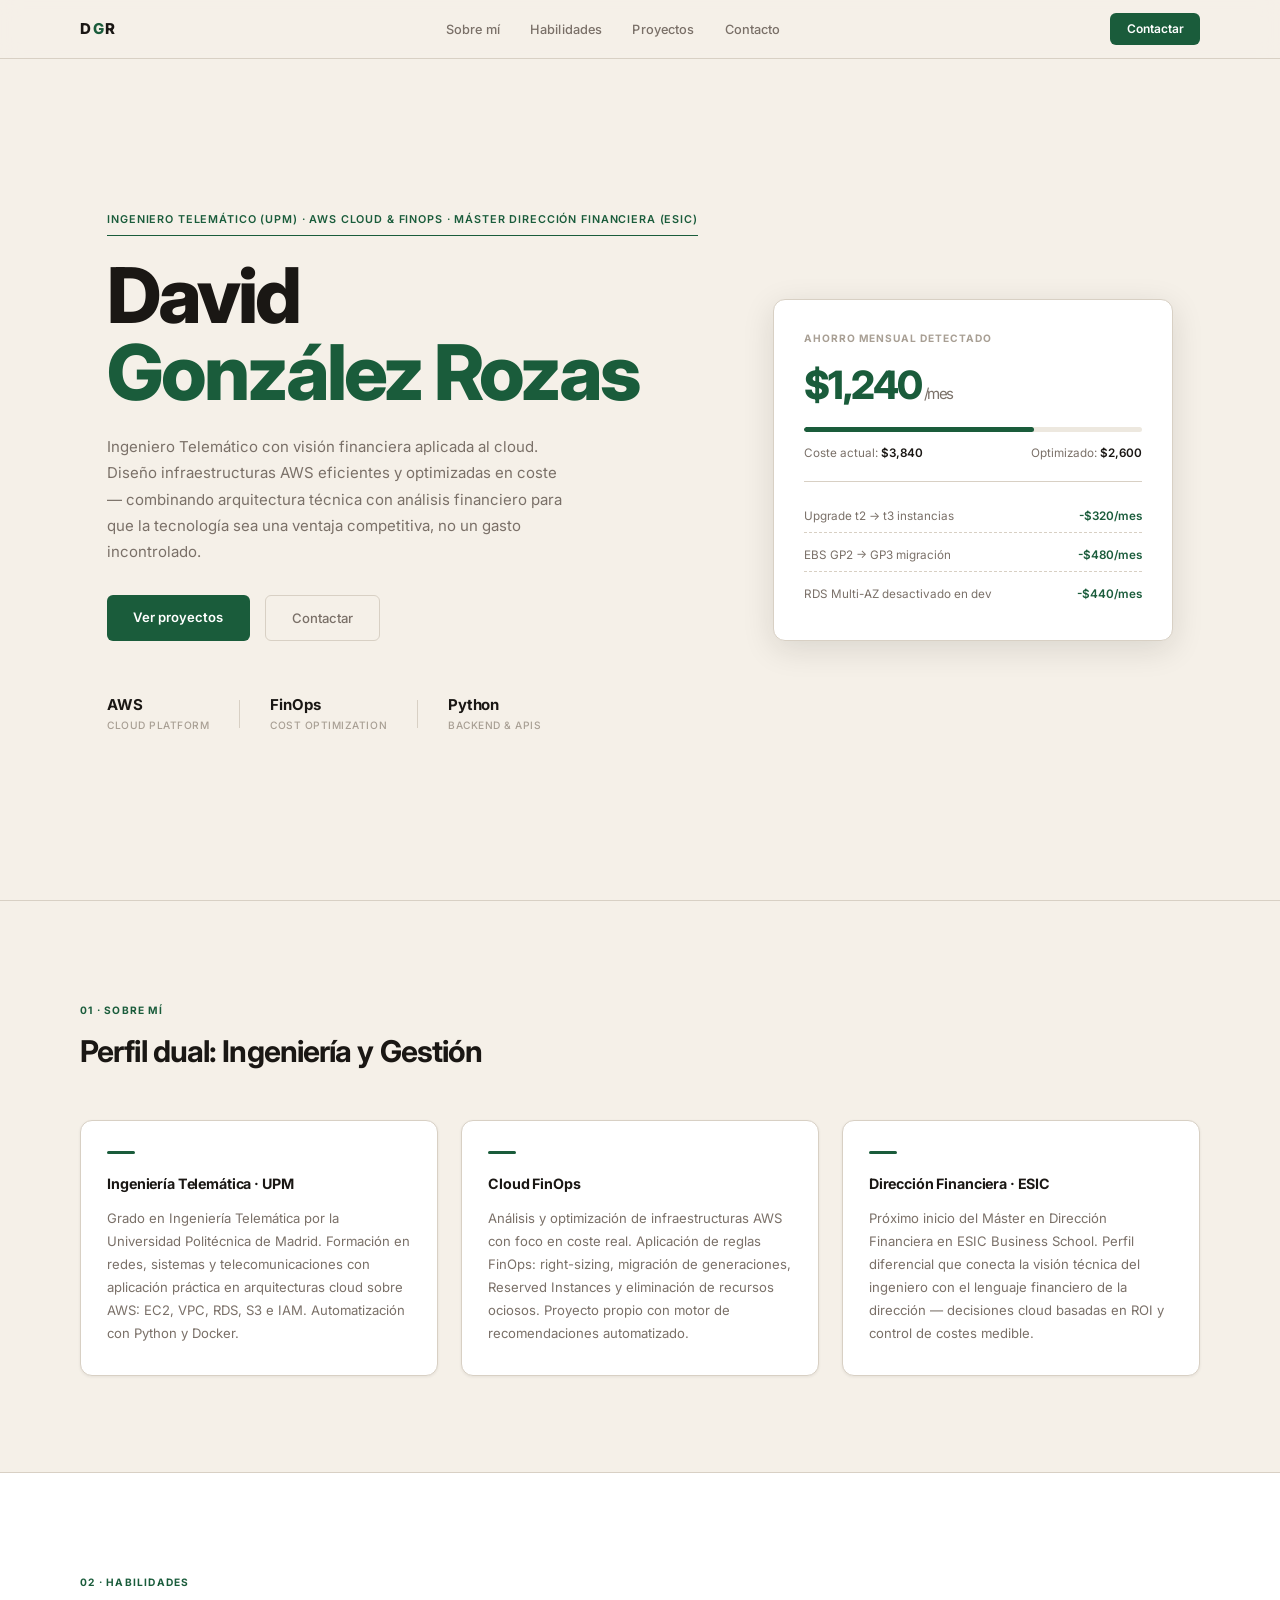
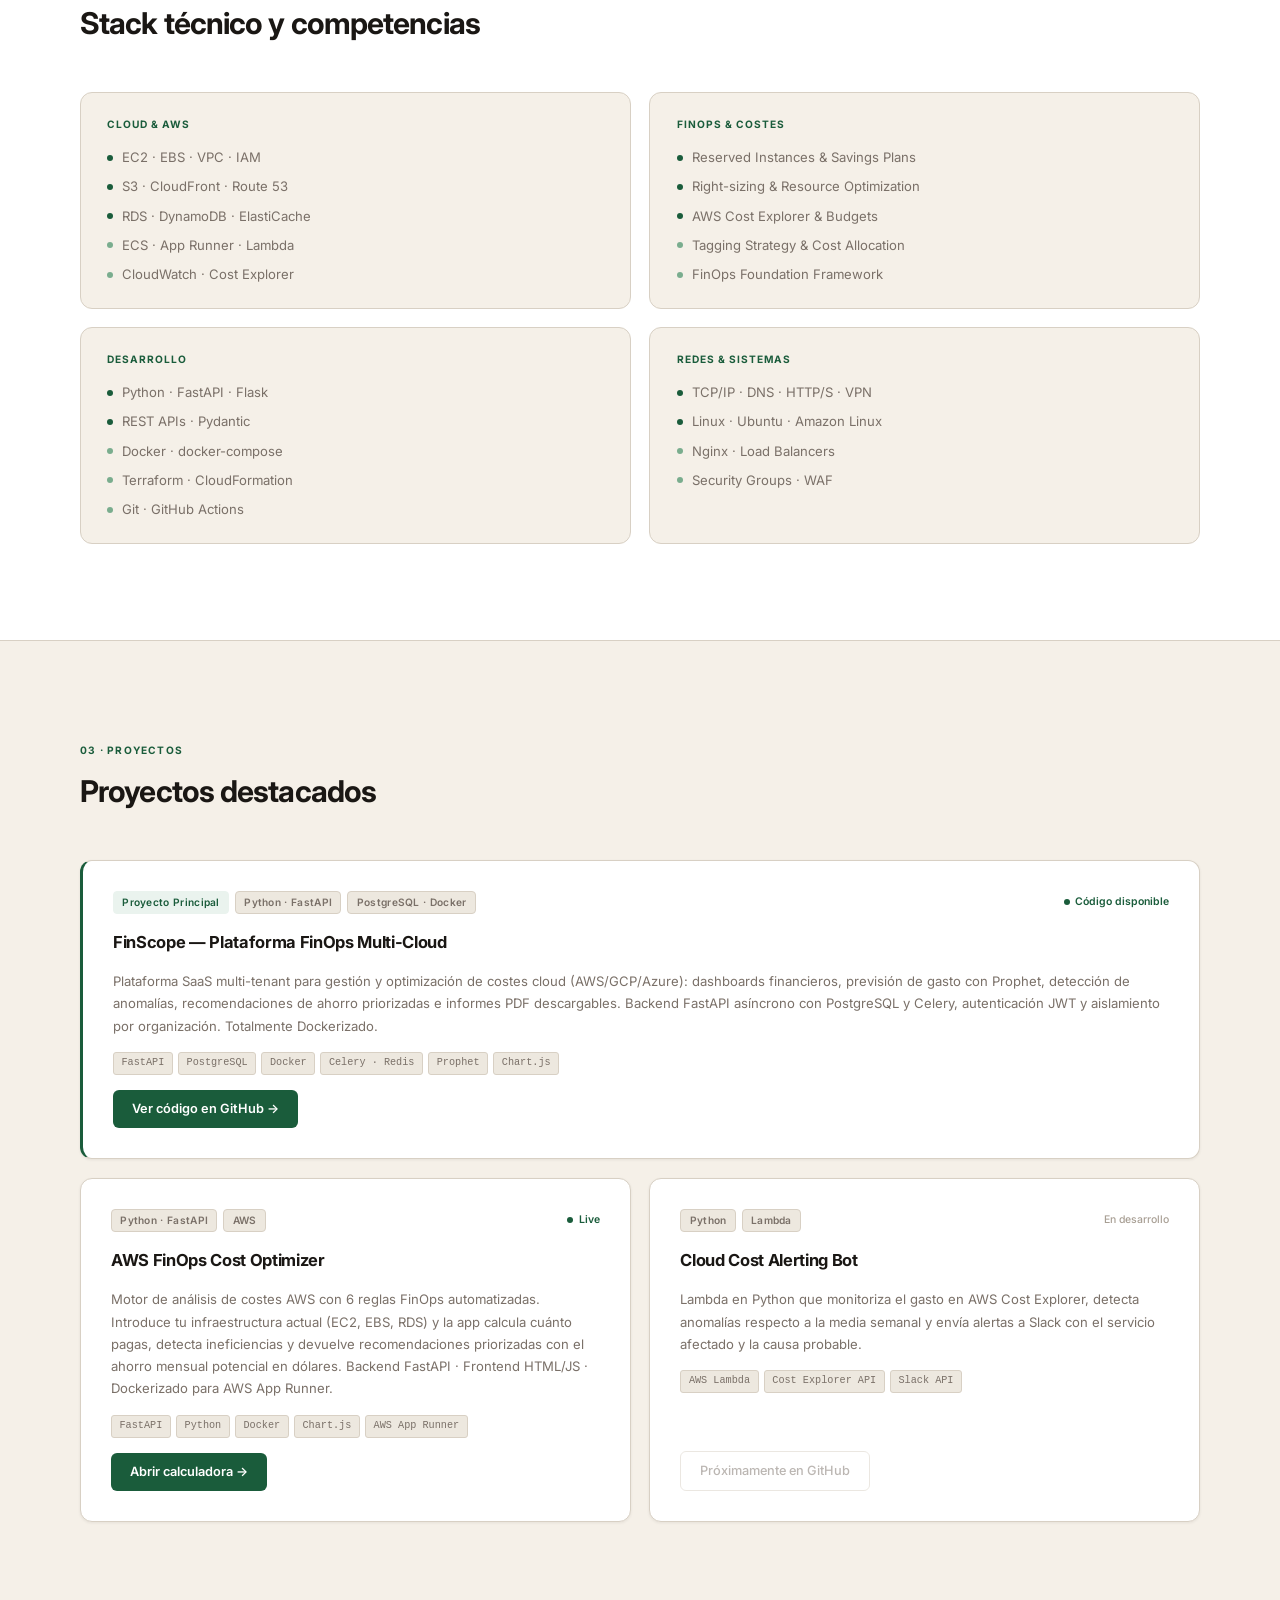
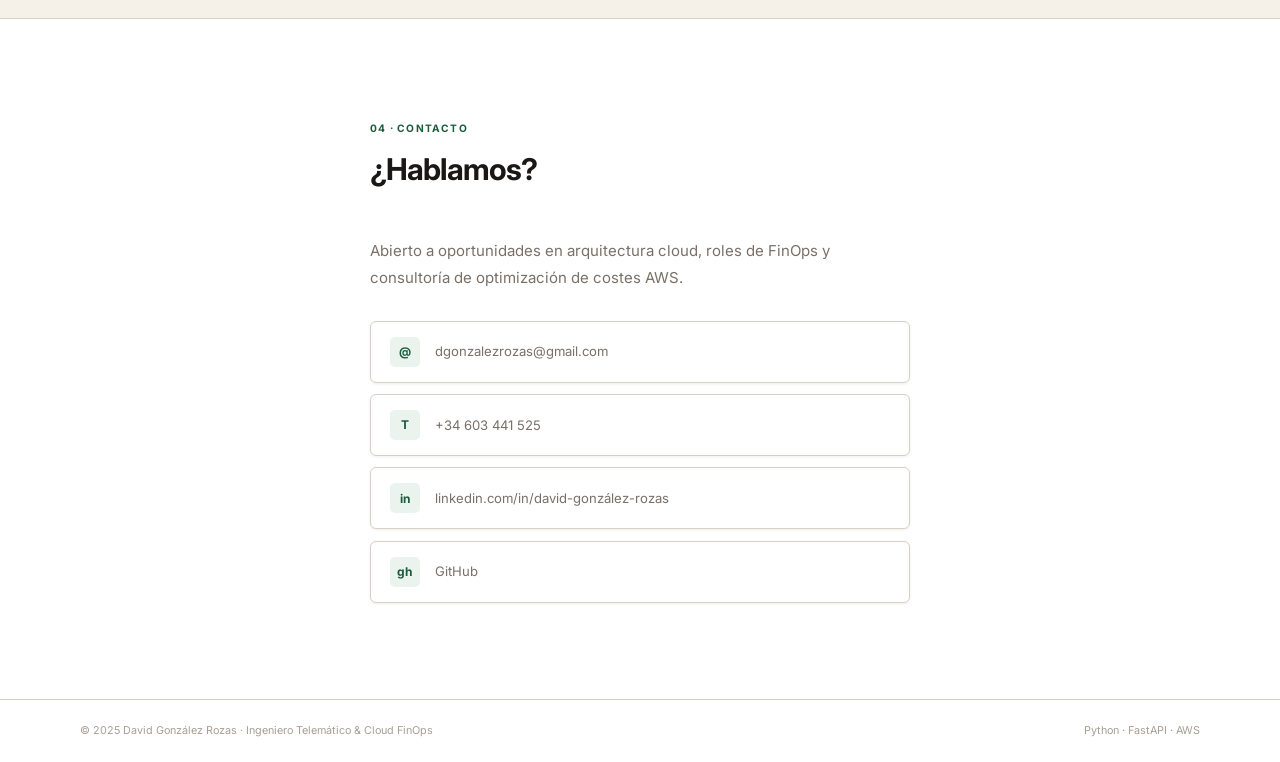
<file: index.html>
<!DOCTYPE html>
<html lang="es">
<head>
  <meta charset="UTF-8" />
  <meta name="viewport" content="width=device-width, initial-scale=1.0" />
  <title>David González Rozas — Ingeniero Telemático & Cloud FinOps</title>
  <meta name="description" content="Portfolio de David González Rozas, Ingeniero Telemático (UPM) especializado en AWS y Cloud FinOps. Próximo Máster en Dirección Financiera (ESIC)." />
  <link rel="preconnect" href="https://fonts.googleapis.com" />
  <link href="https://fonts.googleapis.com/css2?family=Inter:wght@400;500;600;700;800&display=swap" rel="stylesheet" />
  <link rel="stylesheet" href="assets/css/style.css" />
</head>
<body>

<nav class="navbar" id="navbar">
  <div class="container nav-inner">
    <a href="#" class="nav-brand">D<span class="brand-g">G</span>R</a>
    <ul class="nav-links">
      <li><a href="#about">Sobre mí</a></li>
      <li><a href="#skills">Habilidades</a></li>
      <li><a href="#projects">Proyectos</a></li>
      <li><a href="#contact">Contacto</a></li>
    </ul>
    <a href="mailto:dgonzalezrozas@gmail.com" class="btn-nav">Contactar</a>
  </div>
</nav>

<!-- HERO -->
<section class="hero" id="home">
  <div class="container hero-inner">
    <div class="hero-content">
      <div class="hero-tag">Ingeniero Telemático (UPM) · AWS Cloud & FinOps · Máster Dirección Financiera (ESIC)</div>
      <h1 class="hero-title">
        David<br />
        <span class="surname">González Rozas</span>
      </h1>
      <p class="hero-desc">
        Ingeniero Telemático con visión financiera aplicada al cloud. Diseño
        infraestructuras AWS eficientes y optimizadas en coste — combinando
        arquitectura técnica con análisis financiero para que la tecnología
        sea una ventaja competitiva, no un gasto incontrolado.
      </p>
      <div class="hero-cta">
        <a href="#projects" class="btn-primary">Ver proyectos</a>
        <a href="mailto:dgonzalezrozas@gmail.com" class="btn-ghost">Contactar</a>
      </div>
      <div class="hero-stats">
        <div class="stat">
          <span class="stat-val">AWS</span>
          <span class="stat-lab">Cloud Platform</span>
        </div>
        <div class="stat-div"></div>
        <div class="stat">
          <span class="stat-val">FinOps</span>
          <span class="stat-lab">Cost Optimization</span>
        </div>
        <div class="stat-div"></div>
        <div class="stat">
          <span class="stat-val">Python</span>
          <span class="stat-lab">Backend & APIs</span>
        </div>
      </div>
    </div>

    <div class="hero-visual" aria-hidden="true">
      <div class="visual-card">
        <div class="vc-label">Ahorro mensual detectado</div>
        <div class="vc-value">$1,240<span class="vc-unit"> /mes</span></div>
        <div class="vc-bar">
          <div class="vc-bar-fill" style="width:68%"></div>
        </div>
        <div class="vc-detail">
          <span>Coste actual: <strong>$3,840</strong></span>
          <span>Optimizado: <strong>$2,600</strong></span>
        </div>
        <div class="vc-recs">
          <div class="vc-rec">Upgrade t2 → t3 instancias<span>-$320/mes</span></div>
          <div class="vc-rec">EBS GP2 → GP3 migración<span>-$480/mes</span></div>
          <div class="vc-rec">RDS Multi-AZ desactivado en dev<span>-$440/mes</span></div>
        </div>
      </div>
    </div>
  </div>
</section>

<div class="section-divider"></div>

<!-- ABOUT -->
<section class="section" id="about">
  <div class="container">
    <div class="section-header">
      <span class="section-tag">01 · Sobre mí</span>
      <h2 class="section-title">Perfil dual: Ingeniería y Gestión</h2>
    </div>
    <div class="about-grid">
      <div class="about-block">
        <div class="ab-line"></div>
        <h3>Ingeniería Telemática · UPM</h3>
        <p>
          Grado en Ingeniería Telemática por la Universidad Politécnica de Madrid.
          Formación en redes, sistemas y telecomunicaciones con aplicación
          práctica en arquitecturas cloud sobre AWS: EC2, VPC, RDS, S3 e IAM.
          Automatización con Python y Docker.
        </p>
      </div>
      <div class="about-block">
        <div class="ab-line"></div>
        <h3>Cloud FinOps</h3>
        <p>
          Análisis y optimización de infraestructuras AWS con foco en coste real.
          Aplicación de reglas FinOps: right-sizing, migración de generaciones,
          Reserved Instances y eliminación de recursos ociosos.
          Proyecto propio con motor de recomendaciones automatizado.
        </p>
      </div>
      <div class="about-block">
        <div class="ab-line"></div>
        <h3>Dirección Financiera · ESIC</h3>
        <p>
          Próximo inicio del Máster en Dirección Financiera en ESIC Business School.
          Perfil diferencial que conecta la visión técnica del ingeniero con el
          lenguaje financiero de la dirección — decisiones cloud basadas
          en ROI y control de costes medible.
        </p>
      </div>
    </div>
  </div>
</section>

<div class="section-divider"></div>

<!-- SKILLS -->
<section class="section section-alt" id="skills">
  <div class="container">
    <div class="section-header">
      <span class="section-tag">02 · Habilidades</span>
      <h2 class="section-title">Stack técnico y competencias</h2>
    </div>
    <div class="skills-grid">
      <div class="skill-group">
        <h4 class="sg-title">Cloud & AWS</h4>
        <div class="skill-list">
          <div class="skill-item"><span class="skill-dot high"></span>EC2 · EBS · VPC · IAM</div>
          <div class="skill-item"><span class="skill-dot high"></span>S3 · CloudFront · Route 53</div>
          <div class="skill-item"><span class="skill-dot high"></span>RDS · DynamoDB · ElastiCache</div>
          <div class="skill-item"><span class="skill-dot med"></span>ECS · App Runner · Lambda</div>
          <div class="skill-item"><span class="skill-dot med"></span>CloudWatch · Cost Explorer</div>
        </div>
      </div>
      <div class="skill-group">
        <h4 class="sg-title">FinOps & Costes</h4>
        <div class="skill-list">
          <div class="skill-item"><span class="skill-dot high"></span>Reserved Instances & Savings Plans</div>
          <div class="skill-item"><span class="skill-dot high"></span>Right-sizing & Resource Optimization</div>
          <div class="skill-item"><span class="skill-dot high"></span>AWS Cost Explorer & Budgets</div>
          <div class="skill-item"><span class="skill-dot med"></span>Tagging Strategy & Cost Allocation</div>
          <div class="skill-item"><span class="skill-dot med"></span>FinOps Foundation Framework</div>
        </div>
      </div>
      <div class="skill-group">
        <h4 class="sg-title">Desarrollo</h4>
        <div class="skill-list">
          <div class="skill-item"><span class="skill-dot high"></span>Python · FastAPI · Flask</div>
          <div class="skill-item"><span class="skill-dot high"></span>REST APIs · Pydantic</div>
          <div class="skill-item"><span class="skill-dot med"></span>Docker · docker-compose</div>
          <div class="skill-item"><span class="skill-dot med"></span>Terraform · CloudFormation</div>
          <div class="skill-item"><span class="skill-dot med"></span>Git · GitHub Actions</div>
        </div>
      </div>
      <div class="skill-group">
        <h4 class="sg-title">Redes & Sistemas</h4>
        <div class="skill-list">
          <div class="skill-item"><span class="skill-dot high"></span>TCP/IP · DNS · HTTP/S · VPN</div>
          <div class="skill-item"><span class="skill-dot high"></span>Linux · Ubuntu · Amazon Linux</div>
          <div class="skill-item"><span class="skill-dot med"></span>Nginx · Load Balancers</div>
          <div class="skill-item"><span class="skill-dot med"></span>Security Groups · WAF</div>
        </div>
      </div>
    </div>
  </div>
</section>

<div class="section-divider"></div>

<!-- PROJECTS -->
<section class="section" id="projects">
  <div class="container">
    <div class="section-header">
      <span class="section-tag">03 · Proyectos</span>
      <h2 class="section-title">Proyectos destacados</h2>
    </div>
    <div class="projects-grid">

      <div class="project-card project-featured">
        <div class="project-header">
          <div class="project-badges">
            <span class="pbadge pbadge-featured">Proyecto Principal</span>
            <span class="pbadge">Python · FastAPI</span>
            <span class="pbadge">PostgreSQL · Docker</span>
          </div>
          <div class="project-status">
            <span class="status-dot"></span> Código disponible
          </div>
        </div>
        <h3 class="project-title">FinScope — Plataforma FinOps Multi-Cloud</h3>
        <p class="project-desc">
          Plataforma SaaS multi-tenant para gestión y optimización de costes
          cloud (AWS/GCP/Azure): dashboards financieros, previsión de gasto
          con Prophet, detección de anomalías, recomendaciones de ahorro
          priorizadas e informes PDF descargables. Backend FastAPI asíncrono
          con PostgreSQL y Celery, autenticación JWT y aislamiento por
          organización. Totalmente Dockerizado.
        </p>
        <div class="project-tech">
          <span>FastAPI</span><span>PostgreSQL</span><span>Docker</span>
          <span>Celery · Redis</span><span>Prophet</span><span>Chart.js</span>
        </div>
        <div class="project-actions">
          <a href="https://github.com/dgrozas/FinScope" class="btn-project-primary" target="_blank" rel="noopener">Ver código en GitHub →</a>
        </div>
      </div>

      <div class="project-card">
        <div class="project-header">
          <div class="project-badges">
            <span class="pbadge">Python · FastAPI</span>
            <span class="pbadge">AWS</span>
          </div>
          <div class="project-status">
            <span class="status-dot"></span> Live
          </div>
        </div>
        <h3 class="project-title">AWS FinOps Cost Optimizer</h3>
        <p class="project-desc">
          Motor de análisis de costes AWS con 6 reglas FinOps automatizadas.
          Introduce tu infraestructura actual (EC2, EBS, RDS) y la app calcula
          cuánto pagas, detecta ineficiencias y devuelve recomendaciones
          priorizadas con el ahorro mensual potencial en dólares.
          Backend FastAPI · Frontend HTML/JS · Dockerizado para AWS App Runner.
        </p>
        <div class="project-tech">
          <span>FastAPI</span><span>Python</span><span>Docker</span>
          <span>Chart.js</span><span>AWS App Runner</span>
        </div>
        <div class="project-actions">
          <a href="calculator.html" class="btn-project-primary">Abrir calculadora →</a>
        </div>
      </div>

      <div class="project-card">
        <div class="project-header">
          <div class="project-badges">
            <span class="pbadge">Python</span>
            <span class="pbadge">Lambda</span>
          </div>
          <div style="font-size:.7rem;color:var(--text-light);font-weight:500;">En desarrollo</div>
        </div>
        <h3 class="project-title">Cloud Cost Alerting Bot</h3>
        <p class="project-desc">
          Lambda en Python que monitoriza el gasto en AWS Cost Explorer,
          detecta anomalías respecto a la media semanal y envía alertas
          a Slack con el servicio afectado y la causa probable.
        </p>
        <div class="project-tech">
          <span>AWS Lambda</span><span>Cost Explorer API</span><span>Slack API</span>
        </div>
        <div class="project-actions">
          <span class="btn-project-ghost" style="opacity:.5;cursor:default;">Próximamente en GitHub</span>
        </div>
      </div>

    </div>
  </div>
</section>

<div class="section-divider"></div>

<!-- CONTACT -->
<section class="section section-alt" id="contact">
  <div class="container contact-inner">
    <div class="section-header">
      <span class="section-tag">04 · Contacto</span>
      <h2 class="section-title">¿Hablamos?</h2>
    </div>
    <p class="contact-desc">
      Abierto a oportunidades en arquitectura cloud, roles de FinOps
      y consultoría de optimización de costes AWS.
    </p>
    <div class="contact-links">
      <a href="mailto:dgonzalezrozas@gmail.com" class="contact-link">
        <span class="cl-icon">@</span>
        dgonzalezrozas@gmail.com
      </a>
      <a href="tel:+34603441525" class="contact-link">
        <span class="cl-icon">T</span>
        +34 603 441 525
      </a>
      <a href="https://www.linkedin.com/in/david-gonz%C3%A1lez-rozas-b55082380" class="contact-link" target="_blank">
        <span class="cl-icon">in</span>
        linkedin.com/in/david-gonzález-rozas
      </a>
      <a href="https://github.com/dgrozas" class="contact-link" target="_blank">
        <span class="cl-icon">gh</span>
        GitHub
      </a>
    </div>
  </div>
</section>

<footer class="footer">
  <div class="container footer-inner">
    <span>© 2025 David González Rozas · Ingeniero Telemático & Cloud FinOps</span>
    <span>Python · FastAPI · AWS</span>
  </div>
</footer>

<script src="assets/js/main.js"></script>
</body>
</html>
</file>
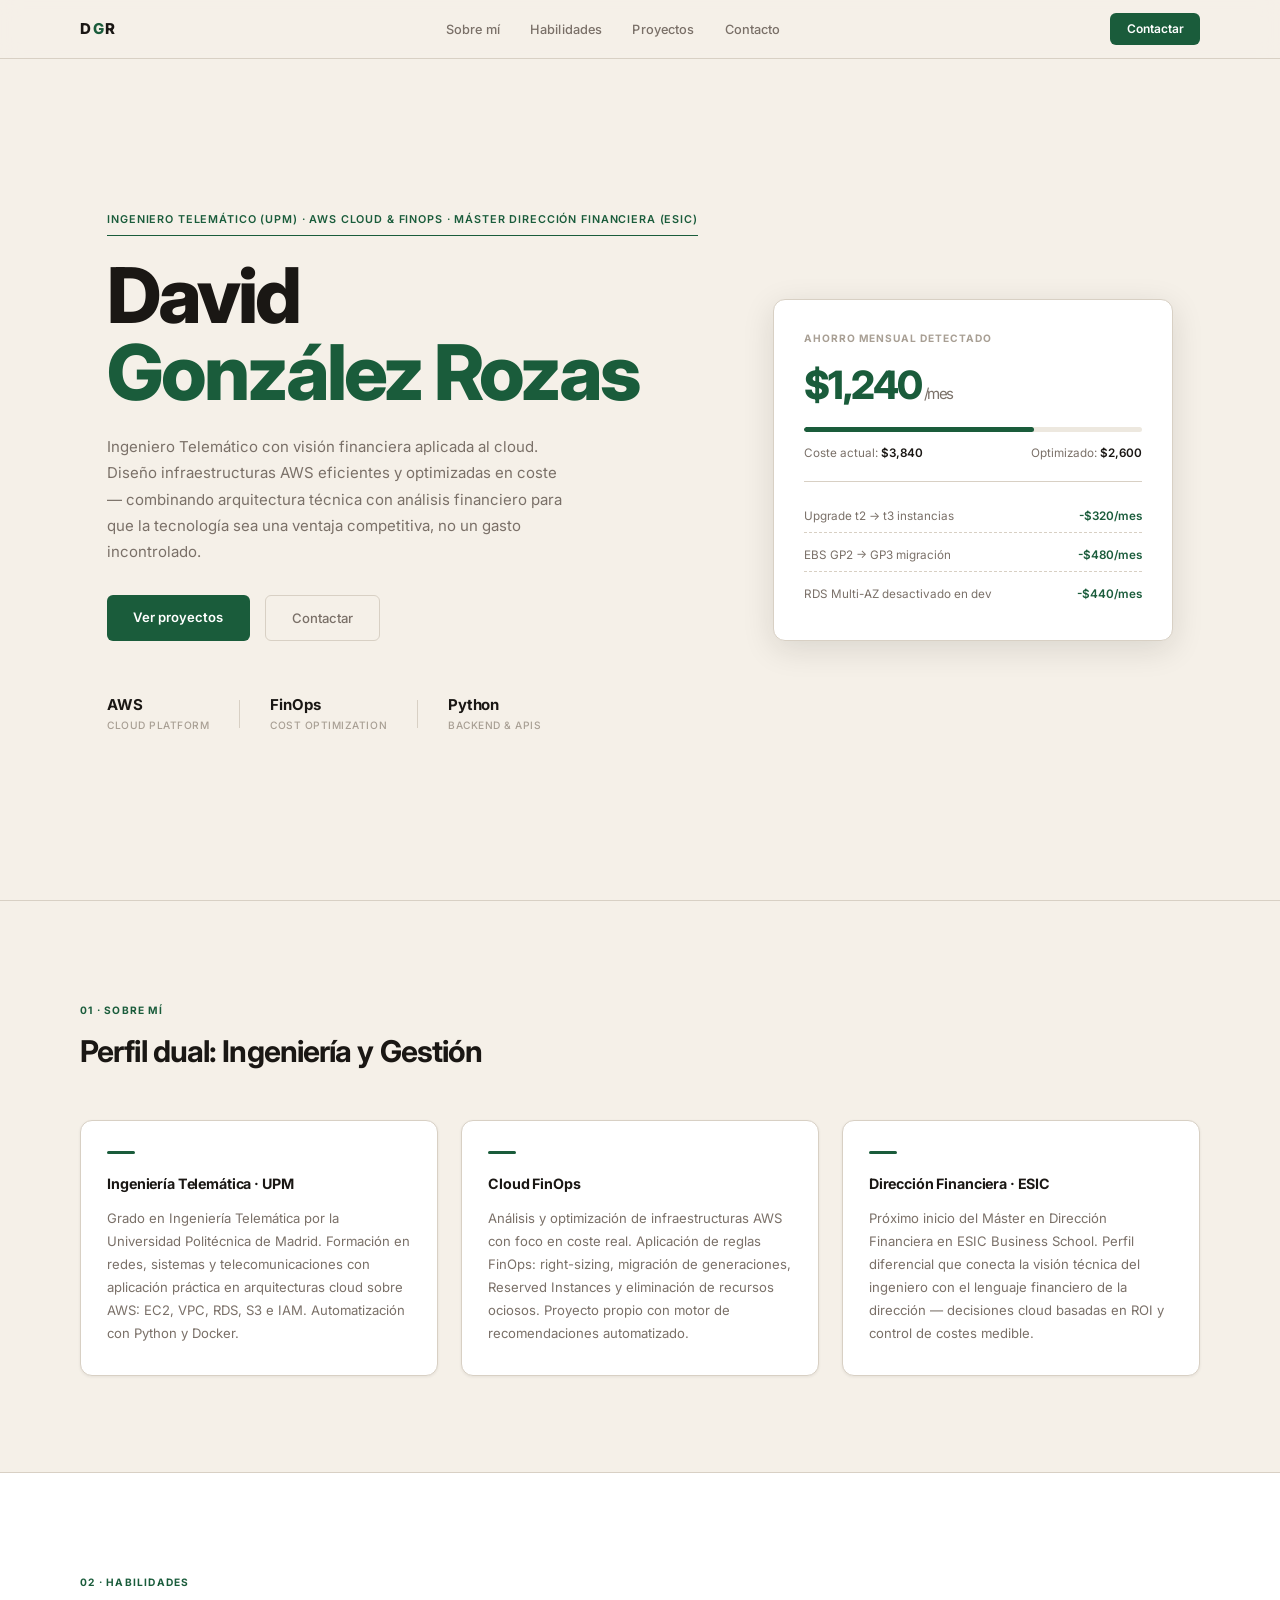
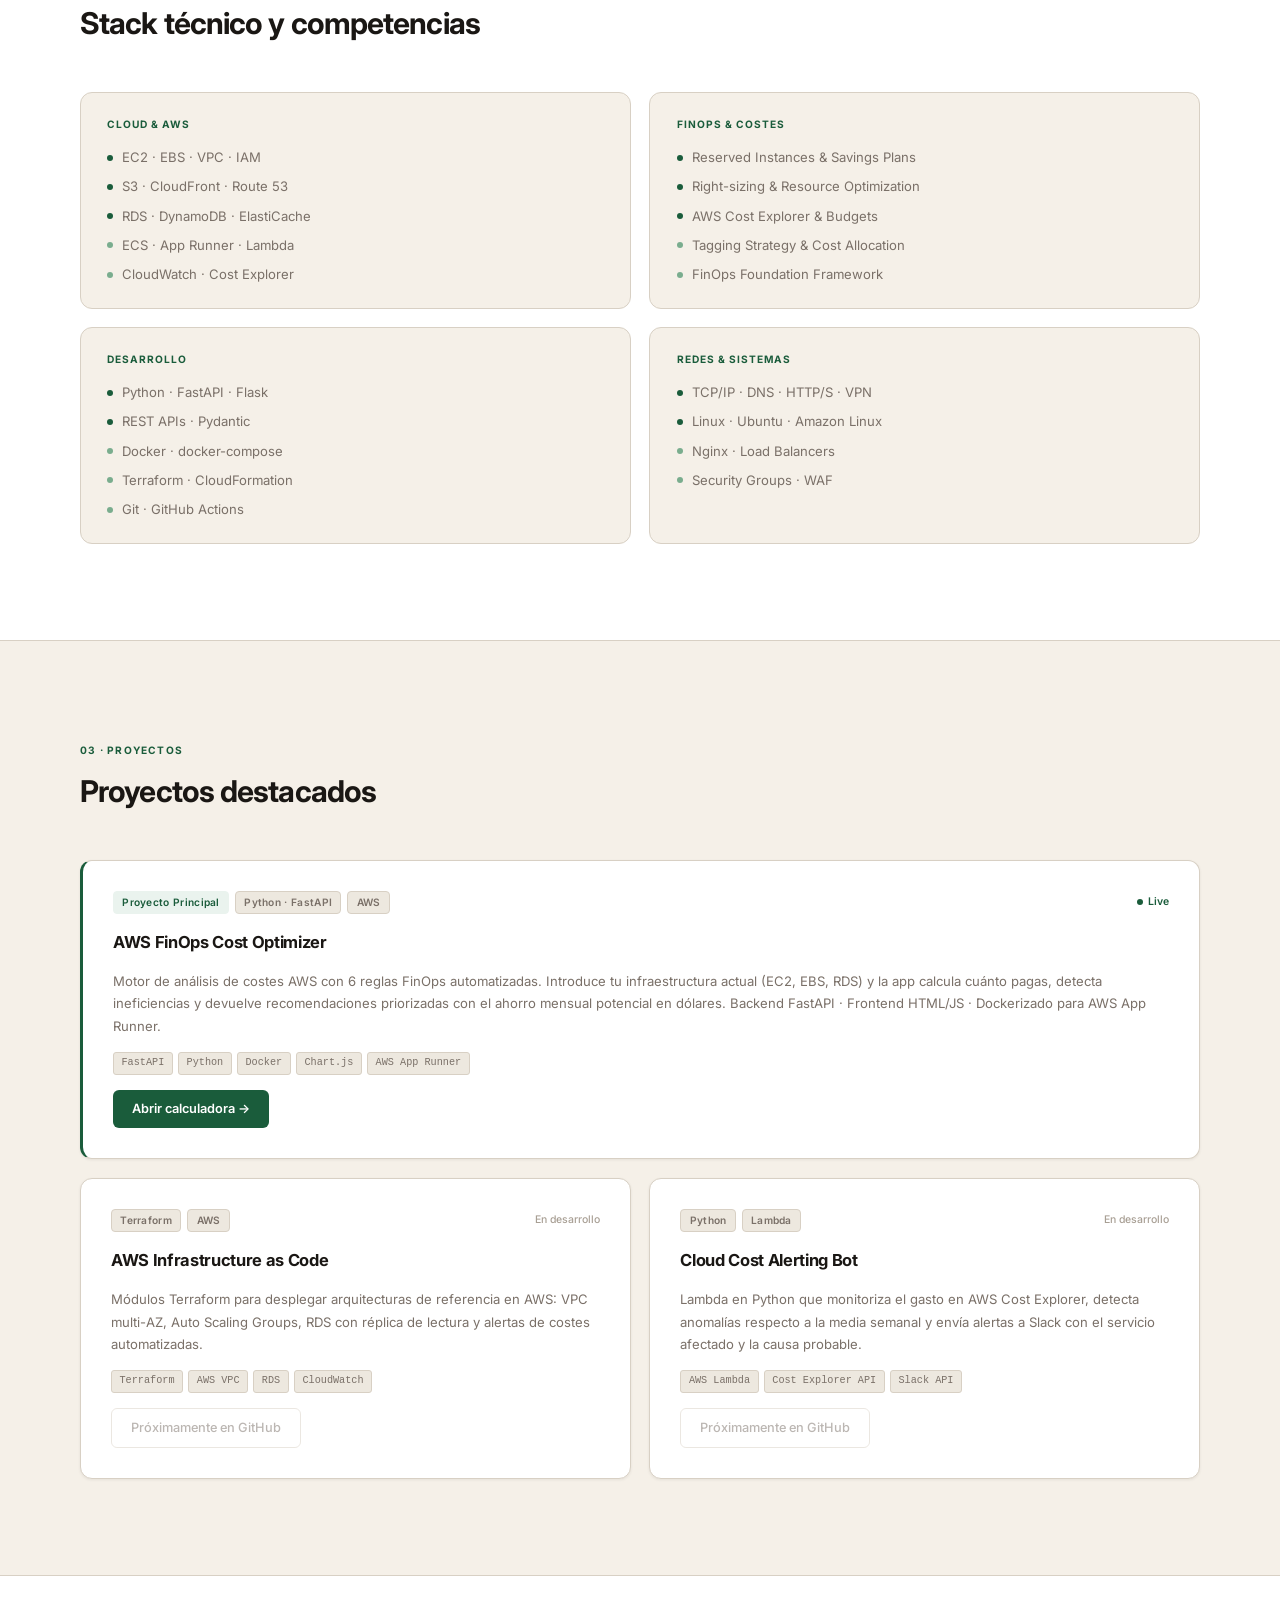
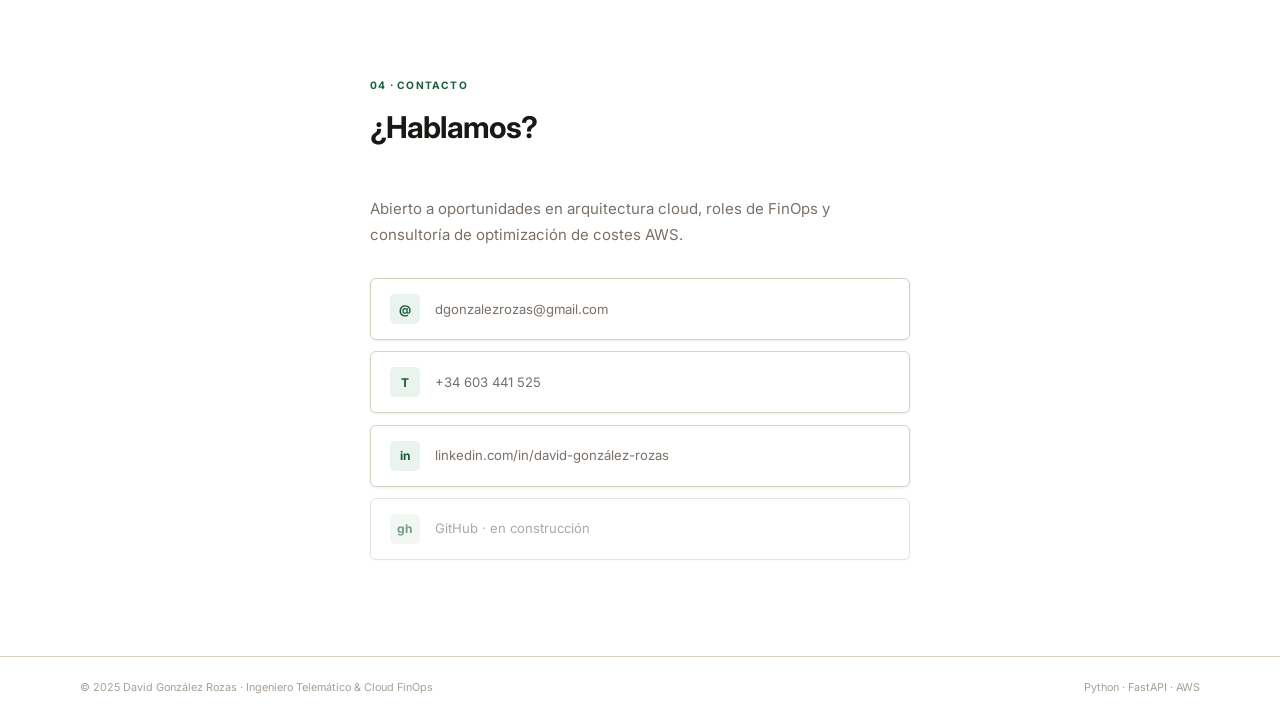
<file: INDEX~1.HTM>
<!DOCTYPE html>
<html lang="es">
<head>
  <meta charset="UTF-8" />
  <meta name="viewport" content="width=device-width, initial-scale=1.0" />
  <title>David González Rozas — Ingeniero Telemático & Cloud FinOps</title>
  <meta name="description" content="Portfolio de David González Rozas, Ingeniero Telemático (UPM) especializado en AWS y Cloud FinOps. Próximo Máster en Dirección Financiera (ESIC)." />
  <link rel="preconnect" href="https://fonts.googleapis.com" />
  <link href="https://fonts.googleapis.com/css2?family=Inter:wght@400;500;600;700;800&display=swap" rel="stylesheet" />
  <link rel="stylesheet" href="assets/css/style.css" />
</head>
<body>

<nav class="navbar" id="navbar">
  <div class="container nav-inner">
    <a href="#" class="nav-brand">D<span class="brand-g">G</span>R</a>
    <ul class="nav-links">
      <li><a href="#about">Sobre mí</a></li>
      <li><a href="#skills">Habilidades</a></li>
      <li><a href="#projects">Proyectos</a></li>
      <li><a href="#contact">Contacto</a></li>
    </ul>
    <a href="mailto:dgonzalezrozas@gmail.com" class="btn-nav">Contactar</a>
  </div>
</nav>

<!-- HERO -->
<section class="hero" id="home">
  <div class="container hero-inner">
    <div class="hero-content">
      <div class="hero-tag">Ingeniero Telemático (UPM) · AWS Cloud & FinOps · Máster Dirección Financiera (ESIC)</div>
      <h1 class="hero-title">
        David<br />
        <span class="surname">González Rozas</span>
      </h1>
      <p class="hero-desc">
        Ingeniero Telemático con visión financiera aplicada al cloud. Diseño
        infraestructuras AWS eficientes y optimizadas en coste — combinando
        arquitectura técnica con análisis financiero para que la tecnología
        sea una ventaja competitiva, no un gasto incontrolado.
      </p>
      <div class="hero-cta">
        <a href="#projects" class="btn-primary">Ver proyectos</a>
        <a href="mailto:dgonzalezrozas@gmail.com" class="btn-ghost">Contactar</a>
      </div>
      <div class="hero-stats">
        <div class="stat">
          <span class="stat-val">AWS</span>
          <span class="stat-lab">Cloud Platform</span>
        </div>
        <div class="stat-div"></div>
        <div class="stat">
          <span class="stat-val">FinOps</span>
          <span class="stat-lab">Cost Optimization</span>
        </div>
        <div class="stat-div"></div>
        <div class="stat">
          <span class="stat-val">Python</span>
          <span class="stat-lab">Backend & APIs</span>
        </div>
      </div>
    </div>

    <div class="hero-visual" aria-hidden="true">
      <div class="visual-card">
        <div class="vc-label">Ahorro mensual detectado</div>
        <div class="vc-value">$1,240<span class="vc-unit"> /mes</span></div>
        <div class="vc-bar">
          <div class="vc-bar-fill" style="width:68%"></div>
        </div>
        <div class="vc-detail">
          <span>Coste actual: <strong>$3,840</strong></span>
          <span>Optimizado: <strong>$2,600</strong></span>
        </div>
        <div class="vc-recs">
          <div class="vc-rec">Upgrade t2 → t3 instancias<span>-$320/mes</span></div>
          <div class="vc-rec">EBS GP2 → GP3 migración<span>-$480/mes</span></div>
          <div class="vc-rec">RDS Multi-AZ desactivado en dev<span>-$440/mes</span></div>
        </div>
      </div>
    </div>
  </div>
</section>

<div class="section-divider"></div>

<!-- ABOUT -->
<section class="section" id="about">
  <div class="container">
    <div class="section-header">
      <span class="section-tag">01 · Sobre mí</span>
      <h2 class="section-title">Perfil dual: Ingeniería y Gestión</h2>
    </div>
    <div class="about-grid">
      <div class="about-block">
        <div class="ab-line"></div>
        <h3>Ingeniería Telemática · UPM</h3>
        <p>
          Grado en Ingeniería Telemática por la Universidad Politécnica de Madrid.
          Formación en redes, sistemas y telecomunicaciones con aplicación
          práctica en arquitecturas cloud sobre AWS: EC2, VPC, RDS, S3 e IAM.
          Automatización con Python y Docker.
        </p>
      </div>
      <div class="about-block">
        <div class="ab-line"></div>
        <h3>Cloud FinOps</h3>
        <p>
          Análisis y optimización de infraestructuras AWS con foco en coste real.
          Aplicación de reglas FinOps: right-sizing, migración de generaciones,
          Reserved Instances y eliminación de recursos ociosos.
          Proyecto propio con motor de recomendaciones automatizado.
        </p>
      </div>
      <div class="about-block">
        <div class="ab-line"></div>
        <h3>Dirección Financiera · ESIC</h3>
        <p>
          Próximo inicio del Máster en Dirección Financiera en ESIC Business School.
          Perfil diferencial que conecta la visión técnica del ingeniero con el
          lenguaje financiero de la dirección — decisiones cloud basadas
          en ROI y control de costes medible.
        </p>
      </div>
    </div>
  </div>
</section>

<div class="section-divider"></div>

<!-- SKILLS -->
<section class="section section-alt" id="skills">
  <div class="container">
    <div class="section-header">
      <span class="section-tag">02 · Habilidades</span>
      <h2 class="section-title">Stack técnico y competencias</h2>
    </div>
    <div class="skills-grid">
      <div class="skill-group">
        <h4 class="sg-title">Cloud & AWS</h4>
        <div class="skill-list">
          <div class="skill-item"><span class="skill-dot high"></span>EC2 · EBS · VPC · IAM</div>
          <div class="skill-item"><span class="skill-dot high"></span>S3 · CloudFront · Route 53</div>
          <div class="skill-item"><span class="skill-dot high"></span>RDS · DynamoDB · ElastiCache</div>
          <div class="skill-item"><span class="skill-dot med"></span>ECS · App Runner · Lambda</div>
          <div class="skill-item"><span class="skill-dot med"></span>CloudWatch · Cost Explorer</div>
        </div>
      </div>
      <div class="skill-group">
        <h4 class="sg-title">FinOps & Costes</h4>
        <div class="skill-list">
          <div class="skill-item"><span class="skill-dot high"></span>Reserved Instances & Savings Plans</div>
          <div class="skill-item"><span class="skill-dot high"></span>Right-sizing & Resource Optimization</div>
          <div class="skill-item"><span class="skill-dot high"></span>AWS Cost Explorer & Budgets</div>
          <div class="skill-item"><span class="skill-dot med"></span>Tagging Strategy & Cost Allocation</div>
          <div class="skill-item"><span class="skill-dot med"></span>FinOps Foundation Framework</div>
        </div>
      </div>
      <div class="skill-group">
        <h4 class="sg-title">Desarrollo</h4>
        <div class="skill-list">
          <div class="skill-item"><span class="skill-dot high"></span>Python · FastAPI · Flask</div>
          <div class="skill-item"><span class="skill-dot high"></span>REST APIs · Pydantic</div>
          <div class="skill-item"><span class="skill-dot med"></span>Docker · docker-compose</div>
          <div class="skill-item"><span class="skill-dot med"></span>Terraform · CloudFormation</div>
          <div class="skill-item"><span class="skill-dot med"></span>Git · GitHub Actions</div>
        </div>
      </div>
      <div class="skill-group">
        <h4 class="sg-title">Redes & Sistemas</h4>
        <div class="skill-list">
          <div class="skill-item"><span class="skill-dot high"></span>TCP/IP · DNS · HTTP/S · VPN</div>
          <div class="skill-item"><span class="skill-dot high"></span>Linux · Ubuntu · Amazon Linux</div>
          <div class="skill-item"><span class="skill-dot med"></span>Nginx · Load Balancers</div>
          <div class="skill-item"><span class="skill-dot med"></span>Security Groups · WAF</div>
        </div>
      </div>
    </div>
  </div>
</section>

<div class="section-divider"></div>

<!-- PROJECTS -->
<section class="section" id="projects">
  <div class="container">
    <div class="section-header">
      <span class="section-tag">03 · Proyectos</span>
      <h2 class="section-title">Proyectos destacados</h2>
    </div>
    <div class="projects-grid">

      <div class="project-card project-featured">
        <div class="project-header">
          <div class="project-badges">
            <span class="pbadge pbadge-featured">Proyecto Principal</span>
            <span class="pbadge">Python · FastAPI</span>
            <span class="pbadge">AWS</span>
          </div>
          <div class="project-status">
            <span class="status-dot"></span> Live
          </div>
        </div>
        <h3 class="project-title">AWS FinOps Cost Optimizer</h3>
        <p class="project-desc">
          Motor de análisis de costes AWS con 6 reglas FinOps automatizadas.
          Introduce tu infraestructura actual (EC2, EBS, RDS) y la app calcula
          cuánto pagas, detecta ineficiencias y devuelve recomendaciones
          priorizadas con el ahorro mensual potencial en dólares.
          Backend FastAPI · Frontend HTML/JS · Dockerizado para AWS App Runner.
        </p>
        <div class="project-tech">
          <span>FastAPI</span><span>Python</span><span>Docker</span>
          <span>Chart.js</span><span>AWS App Runner</span>
        </div>
        <div class="project-actions">
          <a href="calculator.html" class="btn-project-primary">Abrir calculadora →</a>
        </div>
      </div>

      <div class="project-card">
        <div class="project-header">
          <div class="project-badges">
            <span class="pbadge">Terraform</span>
            <span class="pbadge">AWS</span>
          </div>
          <div style="font-size:.7rem;color:var(--text-light);font-weight:500;">En desarrollo</div>
        </div>
        <h3 class="project-title">AWS Infrastructure as Code</h3>
        <p class="project-desc">
          Módulos Terraform para desplegar arquitecturas de referencia en AWS:
          VPC multi-AZ, Auto Scaling Groups, RDS con réplica de lectura
          y alertas de costes automatizadas.
        </p>
        <div class="project-tech">
          <span>Terraform</span><span>AWS VPC</span><span>RDS</span><span>CloudWatch</span>
        </div>
        <div class="project-actions">
          <span class="btn-project-ghost" style="opacity:.5;cursor:default;">Próximamente en GitHub</span>
        </div>
      </div>

      <div class="project-card">
        <div class="project-header">
          <div class="project-badges">
            <span class="pbadge">Python</span>
            <span class="pbadge">Lambda</span>
          </div>
          <div style="font-size:.7rem;color:var(--text-light);font-weight:500;">En desarrollo</div>
        </div>
        <h3 class="project-title">Cloud Cost Alerting Bot</h3>
        <p class="project-desc">
          Lambda en Python que monitoriza el gasto en AWS Cost Explorer,
          detecta anomalías respecto a la media semanal y envía alertas
          a Slack con el servicio afectado y la causa probable.
        </p>
        <div class="project-tech">
          <span>AWS Lambda</span><span>Cost Explorer API</span><span>Slack API</span>
        </div>
        <div class="project-actions">
          <span class="btn-project-ghost" style="opacity:.5;cursor:default;">Próximamente en GitHub</span>
        </div>
      </div>

    </div>
  </div>
</section>

<div class="section-divider"></div>

<!-- CONTACT -->
<section class="section section-alt" id="contact">
  <div class="container contact-inner">
    <div class="section-header">
      <span class="section-tag">04 · Contacto</span>
      <h2 class="section-title">¿Hablamos?</h2>
    </div>
    <p class="contact-desc">
      Abierto a oportunidades en arquitectura cloud, roles de FinOps
      y consultoría de optimización de costes AWS.
    </p>
    <div class="contact-links">
      <a href="mailto:dgonzalezrozas@gmail.com" class="contact-link">
        <span class="cl-icon">@</span>
        dgonzalezrozas@gmail.com
      </a>
      <a href="tel:+34603441525" class="contact-link">
        <span class="cl-icon">T</span>
        +34 603 441 525
      </a>
      <a href="https://www.linkedin.com/in/david-gonz%C3%A1lez-rozas-b55082380" class="contact-link" target="_blank">
        <span class="cl-icon">in</span>
        linkedin.com/in/david-gonzález-rozas
      </a>
      <a href="https://github.com/dgrozas" class="contact-link" target="_blank" style="opacity:.6;">
        <span class="cl-icon">gh</span>
        GitHub · en construcción
      </a>
    </div>
  </div>
</section>

<footer class="footer">
  <div class="container footer-inner">
    <span>© 2025 David González Rozas · Ingeniero Telemático & Cloud FinOps</span>
    <span>Python · FastAPI · AWS</span>
  </div>
</footer>

<script src="assets/js/main.js"></script>
</body>
</html>
</file>
<file: assets/css/style.css>
/* ═══════════════════════════════════════════════════════════
   Portfolio — David González Rozas
   Paleta: crema cálida · verde bosque · tipografía editorial
   ══════════════════════════════════════════════════════════ */

*, *::before, *::after { box-sizing: border-box; margin: 0; padding: 0; }

:root {
  --bg:           #f5f0e8;
  --surface:      #ffffff;
  --surface-2:    #ede8df;
  --border:       #d8d0c4;
  --text:         #1a1714;
  --text-muted:   #7a7068;
  --text-light:   #a89f94;
  --accent:       #1a5c3b;
  --accent-hover: #144d31;
  --accent-light: #eaf3ee;
  --gold:         #9a7b3c;
  --radius:       6px;
  --radius-lg:    12px;
  --shadow-sm:    0 1px 3px rgba(26,23,20,.07);
  --shadow:       0 2px 12px rgba(26,23,20,.09);
  --shadow-lg:    0 8px 32px rgba(26,23,20,.12);
  --font:         'Inter', system-ui, sans-serif;
}

html { scroll-behavior: smooth; font-size: 15px; }
body {
  font-family: var(--font);
  background: var(--bg);
  color: var(--text);
  line-height: 1.6;
}
.container { max-width: 1180px; margin: 0 auto; padding: 0 2rem; }
a { text-decoration: none; color: inherit; }

/* ── Navbar ──────────────────────────────────────────────── */
.navbar {
  position: fixed; top: 0; left: 0; right: 0; z-index: 200;
  background: rgba(245,240,232,.94);
  backdrop-filter: blur(10px);
  border-bottom: 1px solid var(--border);
}
.nav-inner {
  display: flex; align-items: center;
  height: 58px; gap: 2rem;
}
.nav-brand {
  font-size: 1rem; font-weight: 800;
  letter-spacing: 0.1em;
  color: var(--text);
}
.brand-g { color: var(--accent); }

.nav-links {
  display: flex; gap: 2rem; list-style: none; flex: 1;
  justify-content: center;
}
.nav-links a {
  font-size: .85rem; font-weight: 500;
  color: var(--text-muted);
  transition: color .15s;
  letter-spacing: .01em;
}
.nav-links a:hover { color: var(--text); }

.btn-nav {
  background: var(--accent);
  color: #fff;
  border-radius: var(--radius);
  padding: .42rem 1.1rem;
  font-size: .8rem; font-weight: 600;
  transition: background .15s;
}
.btn-nav:hover { background: var(--accent-hover); }

/* ── Hero ────────────────────────────────────────────────── */
.hero {
  min-height: 100vh;
  display: flex; align-items: center;
  padding: 100px 0 60px;
}
.hero-inner {
  display: grid;
  grid-template-columns: 1fr 400px;
  gap: 5rem; align-items: center;
}
@media (max-width: 900px) {
  .hero-inner { grid-template-columns: 1fr; }
  .hero-visual { display: none; }
}

.hero-tag {
  display: inline-block;
  font-size: .72rem; font-weight: 600;
  letter-spacing: .08em; text-transform: uppercase;
  color: var(--accent); margin-bottom: 1.5rem;
  padding-bottom: .4rem;
  border-bottom: 1.5px solid var(--accent);
}
.hero-title {
  font-size: clamp(3.2rem, 6vw, 5.8rem);
  font-weight: 800; letter-spacing: -.04em;
  line-height: 1.0; margin-bottom: 1.5rem;
  color: var(--text);
}
.hero-title .surname {
  color: var(--accent);
}
.hero-desc {
  color: var(--text-muted); font-size: 1rem;
  max-width: 460px; line-height: 1.75;
  margin-bottom: 2rem;
}
.hero-cta { display: flex; gap: 1rem; margin-bottom: 3.5rem; flex-wrap: wrap; }

.btn-primary {
  background: var(--accent); color: #fff;
  border-radius: var(--radius);
  padding: .75rem 1.75rem;
  font-size: .875rem; font-weight: 600;
  transition: background .15s, transform .1s;
}
.btn-primary:hover { background: var(--accent-hover); transform: translateY(-1px); }

.btn-ghost {
  border: 1.5px solid var(--border);
  border-radius: var(--radius);
  padding: .75rem 1.75rem;
  font-size: .875rem; font-weight: 500;
  color: var(--text-muted);
  transition: border-color .15s, color .15s;
}
.btn-ghost:hover { border-color: var(--accent); color: var(--accent); }

.hero-stats { display: flex; align-items: center; gap: 2rem; }
.stat { display: flex; flex-direction: column; }
.stat-val {
  font-size: 1rem; font-weight: 700;
  color: var(--text); letter-spacing: -.01em;
}
.stat-lab { font-size: .68rem; color: var(--text-light); font-weight: 500; text-transform: uppercase; letter-spacing: .05em; }
.stat-div { width: 1px; height: 28px; background: var(--border); }

/* ── Hero visual ─────────────────────────────────────────── */
.visual-card {
  background: var(--surface);
  border: 1px solid var(--border);
  border-radius: var(--radius-lg);
  padding: 2rem;
  box-shadow: var(--shadow-lg);
}
.vc-label {
  font-size: .68rem; font-weight: 700;
  text-transform: uppercase; letter-spacing: .1em;
  color: var(--text-light); margin-bottom: .5rem;
}
.vc-value {
  font-size: 2.6rem; font-weight: 800;
  letter-spacing: -.04em; color: var(--accent);
  margin-bottom: .75rem;
}
.vc-unit { font-size: 1rem; font-weight: 400; color: var(--text-muted); }
.vc-bar {
  background: var(--surface-2);
  border-radius: 4px; height: 5px;
  margin-bottom: .75rem; overflow: hidden;
}
.vc-bar-fill {
  height: 100%; border-radius: 4px;
  background: var(--accent);
}
.vc-detail {
  display: flex; justify-content: space-between;
  font-size: .78rem; color: var(--text-muted);
  margin-bottom: 1.25rem; padding-bottom: 1.25rem;
  border-bottom: 1px solid var(--border);
}
.vc-detail strong { color: var(--text); font-weight: 600; }
.vc-recs { display: flex; flex-direction: column; gap: .5rem; }
.vc-rec {
  font-size: .78rem; color: var(--text-muted);
  display: flex; justify-content: space-between;
  padding: .4rem 0;
  border-bottom: 1px dashed var(--border);
}
.vc-rec:last-child { border-bottom: none; }
.vc-rec span { color: var(--accent); font-weight: 600; }

/* ── Sections ────────────────────────────────────────────── */
.section { padding: 96px 0; }
.section-alt { background: var(--surface); }
.section-divider {
  height: 1px; background: var(--border);
  margin: 0;
}

.section-header { margin-bottom: 3rem; }
.section-tag {
  display: inline-block;
  font-size: .68rem; font-weight: 700;
  text-transform: uppercase; letter-spacing: .12em;
  color: var(--accent); margin-bottom: .6rem;
}
.section-title {
  font-size: clamp(1.6rem, 3vw, 2rem);
  font-weight: 700; letter-spacing: -.03em;
  color: var(--text);
}

/* ── About ───────────────────────────────────────────────── */
.about-grid {
  display: grid; grid-template-columns: repeat(3, 1fr); gap: 1.5rem;
}
@media (max-width: 768px) { .about-grid { grid-template-columns: 1fr; } }

.about-block {
  background: var(--surface);
  border: 1px solid var(--border);
  border-radius: var(--radius-lg);
  padding: 2rem 1.75rem;
  box-shadow: var(--shadow-sm);
  transition: box-shadow .2s, transform .2s;
}
.about-block:hover {
  box-shadow: var(--shadow);
  transform: translateY(-2px);
}
.ab-line {
  width: 28px; height: 3px;
  background: var(--accent);
  border-radius: 2px;
  margin-bottom: 1.25rem;
}
.about-block h3 {
  font-size: .95rem; font-weight: 700;
  margin-bottom: .75rem; color: var(--text);
  letter-spacing: -.01em;
}
.about-block p { color: var(--text-muted); font-size: .875rem; line-height: 1.75; }

/* ── Skills ──────────────────────────────────────────────── */
.skills-grid {
  display: grid; grid-template-columns: repeat(2, 1fr); gap: 1.25rem;
}
@media (max-width: 768px) { .skills-grid { grid-template-columns: 1fr; } }

.skill-group {
  background: var(--bg);
  border: 1px solid var(--border);
  border-radius: var(--radius-lg);
  padding: 1.5rem 1.75rem;
}
.sg-title {
  font-size: .68rem; font-weight: 700;
  text-transform: uppercase; letter-spacing: .1em;
  color: var(--accent); margin-bottom: 1rem;
}
.skill-list { display: flex; flex-direction: column; gap: .55rem; }
.skill-item {
  display: flex; align-items: center; gap: .6rem;
  font-size: .875rem; color: var(--text-muted);
}
.skill-dot {
  width: 6px; height: 6px; border-radius: 50%; flex-shrink: 0;
}
.skill-dot.high { background: var(--accent); }
.skill-dot.med  { background: #7aad8e; }

/* ── Projects ────────────────────────────────────────────── */
.projects-grid {
  display: grid;
  grid-template-columns: 1fr 1fr;
  gap: 1.25rem;
}
@media (max-width: 768px) { .projects-grid { grid-template-columns: 1fr; } }

.project-card {
  background: var(--surface);
  border: 1px solid var(--border);
  border-radius: var(--radius-lg);
  padding: 2rem;
  display: flex; flex-direction: column; gap: 1rem;
  box-shadow: var(--shadow-sm);
  transition: box-shadow .2s, transform .2s;
}
.project-card:hover {
  box-shadow: var(--shadow);
  transform: translateY(-2px);
}
.project-featured {
  grid-column: 1 / -1;
  border-left: 3px solid var(--accent);
}

.project-header {
  display: flex; align-items: center;
  justify-content: space-between; flex-wrap: wrap; gap: .5rem;
}
.project-badges { display: flex; gap: .4rem; flex-wrap: wrap; }
.pbadge {
  background: var(--surface-2);
  border: 1px solid var(--border);
  border-radius: 4px;
  padding: .15rem .55rem;
  font-size: .68rem; font-weight: 600;
  color: var(--text-muted); letter-spacing: .03em;
}
.pbadge-featured { color: var(--accent); border-color: var(--accent-light); background: var(--accent-light); }

.project-status {
  display: flex; align-items: center; gap: .35rem;
  font-size: .7rem; font-weight: 600; color: var(--accent);
}
.status-dot {
  width: 6px; height: 6px; border-radius: 50%;
  background: var(--accent);
  animation: pulse 2.5s infinite;
}
@keyframes pulse {
  0%, 100% { opacity: 1; }
  50% { opacity: .35; }
}

.project-title {
  font-size: 1.1rem; font-weight: 700;
  letter-spacing: -.02em; color: var(--text);
}
.project-desc {
  color: var(--text-muted); font-size: .875rem; line-height: 1.7;
}
.project-tech { display: flex; gap: .35rem; flex-wrap: wrap; }
.project-tech span {
  background: var(--surface-2);
  border: 1px solid var(--border);
  border-radius: 3px;
  padding: .15rem .5rem;
  font-size: .68rem; font-weight: 500;
  color: var(--text-muted);
  font-family: 'Courier New', monospace;
}
.project-actions { display: flex; gap: .75rem; flex-wrap: wrap; margin-top: auto; }

.btn-project-primary {
  background: var(--accent); color: #fff;
  border-radius: var(--radius);
  padding: .6rem 1.25rem;
  font-size: .85rem; font-weight: 600;
  transition: background .15s;
}
.btn-project-primary:hover { background: var(--accent-hover); }

.btn-project-ghost {
  border: 1px solid var(--border);
  border-radius: var(--radius);
  padding: .6rem 1.25rem;
  font-size: .85rem; font-weight: 500;
  color: var(--text-muted);
  transition: border-color .15s, color .15s;
}
.btn-project-ghost:hover { border-color: var(--accent); color: var(--accent); }

/* ── Contact ─────────────────────────────────────────────── */
.contact-inner { max-width: 600px; }
.contact-desc {
  color: var(--text-muted); font-size: 1rem;
  line-height: 1.75; margin-bottom: 2rem;
}
.contact-links { display: flex; flex-direction: column; gap: .75rem; }
.contact-link {
  display: flex; align-items: center; gap: 1rem;
  background: var(--surface);
  border: 1px solid var(--border);
  border-radius: var(--radius);
  padding: 1rem 1.25rem;
  font-size: .875rem; color: var(--text-muted);
  box-shadow: var(--shadow-sm);
  transition: border-color .15s, color .15s, box-shadow .15s;
}
.contact-link:hover {
  border-color: var(--accent);
  color: var(--accent);
  box-shadow: var(--shadow);
}
.cl-icon {
  width: 30px; height: 30px;
  background: var(--accent-light);
  border-radius: 5px;
  display: flex; align-items: center; justify-content: center;
  font-size: .8rem; font-weight: 700; flex-shrink: 0;
  color: var(--accent);
}

/* ── Footer ──────────────────────────────────────────────── */
.footer {
  border-top: 1px solid var(--border);
  padding: 1.5rem 0;
  background: var(--surface);
}
.footer-inner {
  display: flex; justify-content: space-between;
  flex-wrap: wrap; gap: .5rem;
  font-size: .72rem; color: var(--text-light);
}
</file>
